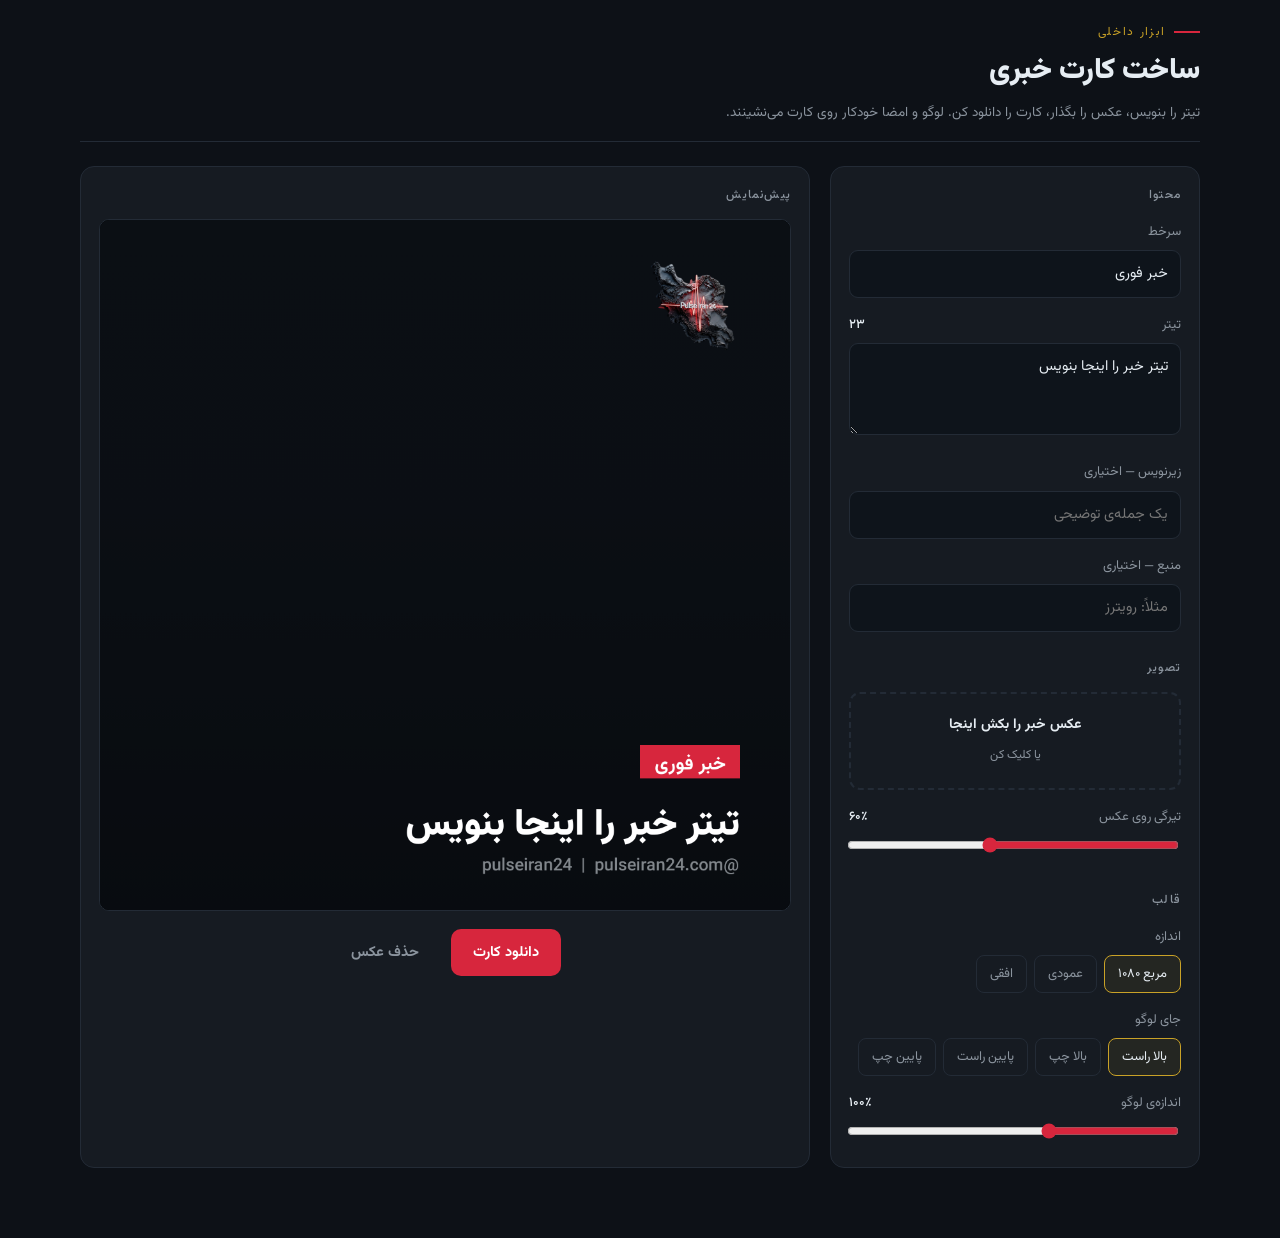
<file: card.html>
<!DOCTYPE html>
<html lang="fa" dir="rtl">
<head>
<meta charset="utf-8">
<meta name="viewport" content="width=device-width, initial-scale=1">
<title>ساخت کارت خبری — پالس ایران ۲۴</title>
<link rel="icon" href="/favicon.ico">
<link rel="stylesheet" href="/assets/fonts/vazirmatn.css">
<style>
:root{--ink:#0D1117;--panel:#161B22;--line:#232B36;--red:#D7263D;--gold:#C9A227;--text:#E6EDF3;--muted:#8B949E}
*{box-sizing:border-box}
html,body{margin:0;padding:0}
body{background:var(--ink);color:var(--text);font-family:Vazirmatn,-apple-system,"Segoe UI",Tahoma,sans-serif;
 line-height:1.7;padding:22px 14px 70px}
.wrap{max-width:1120px;margin:0 auto}
header{border-bottom:1px solid var(--line);padding-bottom:16px;margin-bottom:24px}
.eyebrow{font-size:12px;letter-spacing:.14em;color:var(--gold);display:flex;align-items:center;gap:8px;margin-bottom:5px}
.eyebrow::before{content:"";width:26px;height:2px;background:var(--red);display:block}
h1{font-size:clamp(21px,4vw,29px);font-weight:900;margin:0}
.sub{color:var(--muted);font-size:13.5px;margin:5px 0 0}

.grid{display:grid;grid-template-columns:1fr;gap:20px}
@media(min-width:900px){.grid{grid-template-columns:370px 1fr}}
.panel{background:var(--panel);border:1px solid var(--line);border-radius:14px;padding:18px}
.panel h2{font-size:12px;letter-spacing:.1em;color:var(--muted);margin:0 0 14px;font-weight:500}

label.lbl{display:flex;justify-content:space-between;font-size:13px;color:var(--muted);margin:16px 0 7px}
label.lbl b{color:var(--text);font-weight:500}
input[type=text],textarea,select{width:100%;background:#0E141B;border:1px solid var(--line);color:var(--text);
 border-radius:9px;padding:10px 12px;font-family:inherit;font-size:14.5px;line-height:1.8}
textarea{resize:vertical;min-height:92px}
input[type=range]{width:100%;accent-color:var(--red)}
.first{margin-top:0}

#drop{border:2px dashed var(--line);border-radius:11px;padding:20px 14px;text-align:center;cursor:pointer;
 transition:border-color .18s,background .18s;margin-top:6px}
#drop:hover,#drop.hot{border-color:var(--red);background:rgba(215,38,61,.06)}
#drop strong{display:block;font-size:14px;margin-bottom:3px}
#drop span{color:var(--muted);font-size:12px}
input[type=file]{display:none}

.chips{display:flex;gap:7px;flex-wrap:wrap}
.chip{background:transparent;border:1px solid var(--line);color:var(--muted);border-radius:8px;
 padding:8px 13px;font-family:inherit;font-size:13px;cursor:pointer;transition:.15s}
.chip:hover{color:var(--text)}
.chip[aria-pressed=true]{border-color:var(--gold);color:var(--text);background:rgba(201,162,39,.08)}

.stageWrap{display:flex;justify-content:center}
#stage{max-width:100%;border-radius:10px;border:1px solid var(--line);display:block;
 background:#000;height:auto}

.actions{display:flex;gap:10px;flex-wrap:wrap;margin-top:18px;justify-content:center}
button.act{font-family:inherit;font-size:14.5px;font-weight:700;border:0;border-radius:10px;padding:12px 22px;
 cursor:pointer;transition:filter .15s,transform .12s}
button.act:hover:not(:disabled){filter:brightness(1.12);transform:translateY(-1px)}
button.act:disabled{opacity:.4;cursor:not-allowed}
.primary{background:var(--red);color:#fff}
.ghost{background:transparent;color:var(--muted);border:1px solid var(--line)}
.warn{font-size:12.5px;color:var(--gold);margin-top:12px;display:none}
button:focus-visible,input:focus-visible,textarea:focus-visible,select:focus-visible,#drop:focus-visible{
 outline:2px solid var(--gold);outline-offset:3px}
@media(prefers-reduced-motion:reduce){*{transition:none!important}}
</style>
</head>
<body>
<div class="wrap">

<header>
  <div class="eyebrow">ابزار داخلی</div>
  <h1>ساخت کارت خبری</h1>
  <p class="sub">تیتر را بنویس، عکس را بگذار، کارت را دانلود کن. لوگو و امضا خودکار روی کارت می‌نشینند.</p>
</header>

<div class="grid">

  <div class="panel">
    <h2>محتوا</h2>

    <label class="lbl first">سرخط <b id="kickerC"></b></label>
    <input type="text" id="kicker" value="خبر فوری" maxlength="28">

    <label class="lbl">تیتر <b id="titleC">۰</b></label>
    <textarea id="title" maxlength="150">تیتر خبر را اینجا بنویس</textarea>

    <label class="lbl">زیرنویس — اختیاری</label>
    <input type="text" id="dek" maxlength="90" placeholder="یک جمله‌ی توضیحی">

    <label class="lbl">منبع — اختیاری</label>
    <input type="text" id="src" maxlength="40" placeholder="مثلاً: رویترز">

    <h2 style="margin-top:26px">تصویر</h2>
    <div id="drop" tabindex="0" role="button">
      <strong>عکس خبر را بکش اینجا</strong>
      <span>یا کلیک کن</span>
    </div>
    <input type="file" id="file" accept="image/*">

    <label class="lbl">تیرگی روی عکس <b id="dimC">۶۰٪</b></label>
    <input type="range" id="dim" min="20" max="90" value="60">

    <h2 style="margin-top:26px">قالب</h2>
    <label class="lbl first">اندازه</label>
    <div class="chips" id="sizes">
      <button class="chip" data-w="1080" data-h="1080" aria-pressed="true">مربع ۱۰۸۰</button>
      <button class="chip" data-w="1080" data-h="1350" aria-pressed="false">عمودی</button>
      <button class="chip" data-w="1920" data-h="1080" aria-pressed="false">افقی</button>
    </div>

    <label class="lbl">جای لوگو</label>
    <div class="chips" id="corners">
      <button class="chip" data-c="tr" aria-pressed="true">بالا راست</button>
      <button class="chip" data-c="tl" aria-pressed="false">بالا چپ</button>
      <button class="chip" data-c="br" aria-pressed="false">پایین راست</button>
      <button class="chip" data-c="bl" aria-pressed="false">پایین چپ</button>
    </div>

    <label class="lbl">اندازه‌ی لوگو <b id="lsC">۱۰۰٪</b></label>
    <input type="range" id="ls" min="50" max="180" value="100">

    <div class="warn" id="warn">لوگو پیدا نشد. این ابزار باید از روی سایت باز شود تا لوگو را از <b>/logo.png</b> بردارد.</div>
  </div>

  <div class="panel">
    <h2>پیش‌نمایش</h2>
    <div class="stageWrap"><canvas id="stage" width="1080" height="1080"></canvas></div>
    <div class="actions">
      <button class="act primary" id="dl">دانلود کارت</button>
      <button class="act ghost" id="clear">حذف عکس</button>
    </div>
  </div>
</div>
</div>

<script>
(function(){
  var cv=document.getElementById('stage'),ctx=cv.getContext('2d');
  var W=1080,H=1080,photo=null,logo=null,corner='tr';
  var $=function(id){return document.getElementById(id)};

  function fa(n){return String(n).replace(/[0-9]/g,function(d){return '۰۱۲۳۴۵۶۷۸۹'[d]})}

  // logo comes from the site root, no upload needed
  var li=new Image(); li.crossOrigin='anonymous';
  li.onload=function(){logo=li;draw()};
  li.onerror=function(){$('warn').style.display='block'};
  li.src='/logo.png';

  function wrap(text,maxW){
    var words=text.split(/\s+/),lines=[],cur='';
    for(var i=0;i<words.length;i++){
      var t=cur?cur+' '+words[i]:words[i];
      if(ctx.measureText(t).width>maxW&&cur){lines.push(cur);cur=words[i];}
      else cur=t;
    }
    if(cur)lines.push(cur);
    return lines;
  }

  function draw(){
    var k=W/1080, M=Math.round(78*k);
    cv.width=W;cv.height=H;
    ctx.direction='rtl';ctx.textAlign='right';

    // background
    ctx.fillStyle='#0D1117';ctx.fillRect(0,0,W,H);
    if(photo){
      var s=Math.max(W/photo.width,H/photo.height);
      var w=photo.width*s,h=photo.height*s;
      ctx.drawImage(photo,(W-w)/2,(H-h)/2,w,h);
    }
    // scrim so text always reads
    var d=$('dim').value/100;
    var g=ctx.createLinearGradient(0,0,0,H);
    g.addColorStop(0,'rgba(8,11,15,'+(d*0.55)+')');
    g.addColorStop(0.42,'rgba(8,11,15,'+(d*0.62)+')');
    g.addColorStop(1,'rgba(8,11,15,'+Math.min(d+0.28,0.97)+')');
    ctx.fillStyle=g;ctx.fillRect(0,0,W,H);

    var sig=Math.round(40*k);                 // signature strip height
    var y=H-M-sig;                            // text baseline stack grows upward

    // source
    var src=$('src').value.trim();
    if(src){
      ctx.font='500 '+Math.round(28*k)+'px Vazirmatn, sans-serif';
      ctx.fillStyle='rgba(230,237,243,.62)';
      ctx.fillText('منبع: '+src,W-M,y);
      y-=Math.round(48*k);
    }
    // dek
    var dek=$('dek').value.trim();
    if(dek){
      ctx.font='400 '+Math.round(34*k)+'px Vazirmatn, sans-serif';
      ctx.fillStyle='rgba(230,237,243,.82)';
      var dl=wrap(dek,W-M*2);
      for(var i=dl.length-1;i>=0;i--){ctx.fillText(dl[i],W-M,y);y-=Math.round(52*k);}
      y-=Math.round(10*k);
    }
    // headline
    var fs=Math.round((H>W?64:58)*k);
    ctx.font='900 '+fs+'px Vazirmatn, sans-serif';
    ctx.fillStyle='#fff';
    var lines=wrap($('title').value.trim(),W-M*2);
    var lh=Math.round(fs*1.52);
    for(var j=lines.length-1;j>=0;j--){ctx.fillText(lines[j],W-M,y);y-=lh;}

    // kicker with red bar
    var kick=$('kicker').value.trim();
    if(kick){
      y-=Math.round(14*k);
      ctx.font='700 '+Math.round(30*k)+'px Vazirmatn, sans-serif';
      var tw=ctx.measureText(kick).width;
      var bh=Math.round(52*k),bw=tw+Math.round(46*k);
      ctx.fillStyle='#D7263D';
      ctx.fillRect(W-M-bw,y-bh+Math.round(14*k),bw,bh);
      ctx.fillStyle='#fff';
      ctx.fillText(kick,W-M-Math.round(23*k),y);
    }

    // signature
    ctx.font='500 '+Math.round(27*k)+'px Vazirmatn, sans-serif';
    ctx.fillStyle='rgba(230,237,243,.55)';
    ctx.fillText('@pulseiran24  |  pulseiran24.com',W-M,H-M+Math.round(16*k));

    // logo
    if(logo){
      var lw=Math.round(150*k*($('ls').value/100));
      var lh2=lw*logo.height/logo.width;
      var x=(corner==='tr'||corner==='br')?W-M-lw:M;
      var ly=(corner==='tr'||corner==='tl')?M-Math.round(18*k):H-M-lh2-Math.round(56*k);
      ctx.drawImage(logo,x,ly,lw,lh2);
    }
  }

  function loadPhoto(f){
    if(!f||f.type.indexOf('image')!==0)return;
    var r=new FileReader();
    r.onload=function(e){var i=new Image();i.onload=function(){photo=i;draw()};i.src=e.target.result};
    r.readAsDataURL(f);
  }

  var drop=$('drop');
  drop.addEventListener('click',function(){$('file').click()});
  drop.addEventListener('keydown',function(e){if(e.key==='Enter'||e.key===' '){e.preventDefault();$('file').click()}});
  ['dragenter','dragover'].forEach(function(t){drop.addEventListener(t,function(e){e.preventDefault();this.classList.add('hot')})});
  ['dragleave','drop'].forEach(function(t){drop.addEventListener(t,function(e){e.preventDefault();this.classList.remove('hot')})});
  drop.addEventListener('drop',function(e){loadPhoto(e.dataTransfer.files[0])});
  $('file').addEventListener('change',function(e){loadPhoto(e.target.files[0])});

  ['kicker','title','dek','src'].forEach(function(id){$(id).addEventListener('input',draw)});
  $('title').addEventListener('input',function(){$('titleC').textContent=fa(this.value.length)});
  $('dim').addEventListener('input',function(){$('dimC').textContent=fa(this.value)+'٪';draw()});
  $('ls').addEventListener('input',function(){$('lsC').textContent=fa(this.value)+'٪';draw()});

  $('sizes').addEventListener('click',function(e){
    var b=e.target.closest('.chip');if(!b)return;
    this.querySelectorAll('.chip').forEach(function(c){c.setAttribute('aria-pressed','false')});
    b.setAttribute('aria-pressed','true');
    W=+b.dataset.w;H=+b.dataset.h;draw();
  });
  $('corners').addEventListener('click',function(e){
    var b=e.target.closest('.chip');if(!b)return;
    this.querySelectorAll('.chip').forEach(function(c){c.setAttribute('aria-pressed','false')});
    b.setAttribute('aria-pressed','true');
    corner=b.dataset.c;draw();
  });

  $('clear').addEventListener('click',function(){photo=null;draw()});
  $('dl').addEventListener('click',function(){
    var a=document.createElement('a');
    a.download='pulseiran24-card-'+Date.now()+'.png';
    try{a.href=cv.toDataURL('image/png');a.click();}
    catch(err){alert('برای دانلود، این صفحه را از روی سایت باز کن، نه از روی فایل محلی.');}
  });

  $('titleC').textContent=fa($('title').value.length);
  if(document.fonts&&document.fonts.ready){document.fonts.ready.then(draw)}
  draw();
})();
</script>
</body>
</html>
</file>
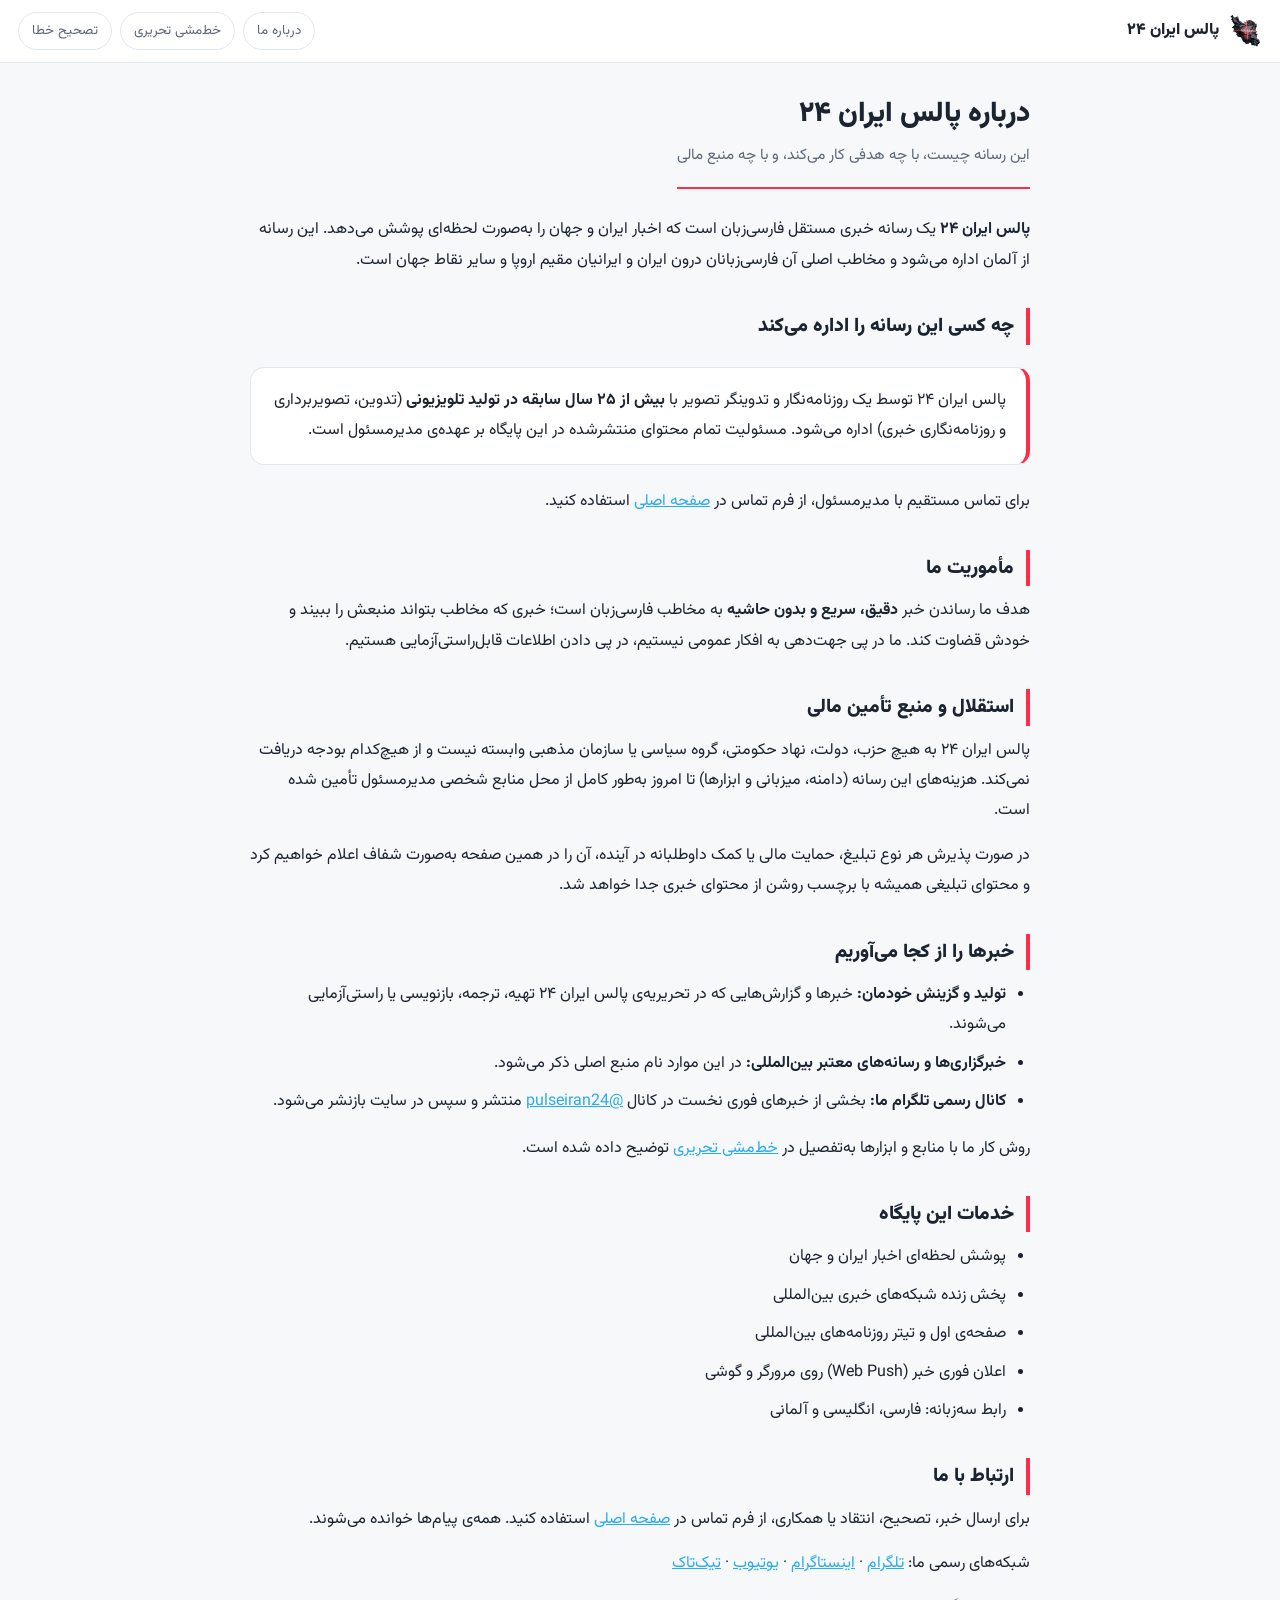
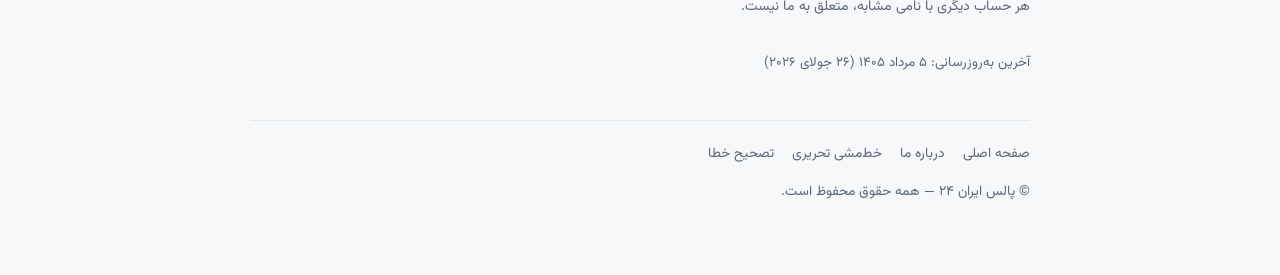
<file: darbare.html>
<!DOCTYPE html>
<html lang="fa" dir="rtl">
<head>
<meta charset="UTF-8">
<meta name="viewport" content="width=device-width, initial-scale=1">
<title>درباره ما — پالس ایران ۲۴</title>
<meta name="description" content="پالس ایران ۲۴ چه رسانه‌ای است، با چه هدفی کار می‌کند، و منبع تأمین مالی آن چیست.">
<link rel="canonical" href="https://pulseiran24.com/darbare.html">
<meta name="theme-color" content="#F7F8FA">
<meta property="og:type" content="website">
<meta property="og:site_name" content="پالس ایران ۲۴">
<meta property="og:title" content="درباره ما — پالس ایران ۲۴">
<meta property="og:description" content="پالس ایران ۲۴ چه رسانه‌ای است، با چه هدفی کار می‌کند، و منبع تأمین مالی آن چیست.">
<meta property="og:url" content="https://pulseiran24.com/darbare.html">
<meta property="og:locale" content="fa_IR">
<link rel="stylesheet" href="/assets/fonts/vazirmatn.css">
<script>
(function(){
  var t = 'light';
  try { t = localStorage.getItem('pi24-theme') || 'light'; } catch(e){}
  document.documentElement.setAttribute('data-theme', t);
  var m = document.querySelector('meta[name="theme-color"]');
  if (m) m.setAttribute('content', t === 'light' ? '#F7F8FA' : '#0D1117');
})();
</script>
<style>
  :root{--bg:#F7F8FA;--surface:#FFFFFF;--surface2:#F1F3F7;--line:#E3E7EE;--text:#1B2430;--dim:#5C6878;--pulse:#FF2D4A;--tg:#2AABEE}
  html[data-theme="dark"]{--bg:#0D1117;--surface:#161C26;--surface2:#1c2532;--line:#2A3442;--text:#E9EDF2;--dim:#8B96A5}
  *{box-sizing:border-box;margin:0;padding:0}
  body{background:var(--bg);color:var(--text);font-family:'Vazirmatn',Tahoma,system-ui,sans-serif;line-height:1.9;font-size:1rem}
  .topbar{background:var(--surface);border-bottom:1px solid var(--line);padding:12px 18px;display:flex;align-items:center;gap:12px;flex-wrap:wrap;position:sticky;top:0;z-index:10}
  .topbar a.home{display:flex;align-items:center;gap:9px;text-decoration:none;color:var(--text);font-weight:900}
  .topbar img{height:34px;width:auto;border-radius:7px}
  .topbar .sp{margin-inline-start:auto;display:flex;gap:8px;flex-wrap:wrap}
  .topbar .sp a{font-size:.84rem;color:var(--dim);text-decoration:none;border:1px solid var(--line);border-radius:999px;padding:5px 13px;transition:.15s}
  .topbar .sp a:hover{border-color:var(--pulse);color:var(--pulse)}
  .wrap{max-width:820px;margin:0 auto;padding:30px 20px 70px}
  h1{font-size:1.75rem;font-weight:900;line-height:1.5;margin-bottom:6px}
  .lead{color:var(--dim);font-size:.95rem;margin-bottom:26px;padding-bottom:18px;border-bottom:2px solid var(--pulse);display:inline-block}
  h2{font-size:1.2rem;font-weight:800;margin:32px 0 10px;padding-inline-start:12px;border-inline-start:4px solid var(--pulse)}
  h3{font-size:1.02rem;font-weight:700;margin:22px 0 6px;color:var(--text)}
  p{margin-bottom:14px}
  ul,ol{margin:0 0 16px;padding-inline-start:24px}
  li{margin-bottom:8px}
  a{color:var(--tg)}
  .box{background:var(--surface);border:1px solid var(--line);border-radius:14px;padding:18px 20px;margin:22px 0}
  .box.accent{border-inline-start:4px solid var(--pulse)}
  .muted{color:var(--dim);font-size:.88rem}
  .todo{background:rgba(255,45,74,.08);border:1px dashed var(--pulse);border-radius:10px;padding:12px 15px;color:var(--text);font-size:.9rem;margin:14px 0}
  table{width:100%;border-collapse:collapse;margin:16px 0;font-size:.92rem}
  th,td{border:1px solid var(--line);padding:9px 12px;text-align:start}
  th{background:var(--surface2);font-weight:700}
  footer{border-top:1px solid var(--line);margin-top:44px;padding-top:20px;color:var(--dim);font-size:.86rem}
  footer a{color:var(--dim);text-decoration:none;margin-inline-end:14px}
  footer a:hover{color:var(--pulse)}
  .updated{font-size:.84rem;color:var(--dim);margin-top:30px}
</style>
</head>
<body>
<div class="topbar">
  <a class="home" href="/"><img src="/logo.png" alt="پالس ایران ۲۴"><span>پالس ایران ۲۴</span></a>
  <span class="sp">
    <a href="/darbare.html">درباره ما</a>
    <a href="/khatte-mashy.html">خط‌مشی تحریری</a>
    <a href="/tashih.html">تصحیح خطا</a>
  </span>
</div>
<div class="wrap">
  <h1>درباره پالس ایران ۲۴</h1>
  <div class="lead">این رسانه چیست، با چه هدفی کار می‌کند، و با چه منبع مالی</div>

  <p><strong>پالس ایران ۲۴</strong> یک رسانه خبری مستقل فارسی‌زبان است که اخبار ایران و جهان را به‌صورت لحظه‌ای پوشش می‌دهد. این رسانه از آلمان اداره می‌شود و مخاطب اصلی آن فارسی‌زبانان درون ایران و ایرانیان مقیم اروپا و سایر نقاط جهان است.</p>

  <h2>چه کسی این رسانه را اداره می‌کند</h2>
  <div class="box accent">
    <p style="margin-bottom:0">پالس ایران ۲۴ توسط یک روزنامه‌نگار و تدوینگر تصویر با <strong>بیش از ۲۵ سال سابقه در تولید تلویزیونی</strong> (تدوین، تصویربرداری و روزنامه‌نگاری خبری) اداره می‌شود. مسئولیت تمام محتوای منتشرشده در این پایگاه بر عهده‌ی مدیرمسئول است.</p>
  </div>
  <p>برای تماس مستقیم با مدیرمسئول، از فرم تماس در <a href="/#contact">صفحه اصلی</a> استفاده کنید.</p>

  <h2>مأموریت ما</h2>
  <p>هدف ما رساندن خبر <strong>دقیق، سریع و بدون حاشیه</strong> به مخاطب فارسی‌زبان است؛ خبری که مخاطب بتواند منبعش را ببیند و خودش قضاوت کند. ما در پی جهت‌دهی به افکار عمومی نیستیم، در پی دادن اطلاعات قابل‌راستی‌آزمایی هستیم.</p>

  <h2>استقلال و منبع تأمین مالی</h2>
  <p>پالس ایران ۲۴ به هیچ حزب، دولت، نهاد حکومتی، گروه سیاسی یا سازمان مذهبی وابسته نیست و از هیچ‌کدام بودجه دریافت نمی‌کند. هزینه‌های این رسانه (دامنه، میزبانی و ابزارها) تا امروز به‌طور کامل از محل منابع شخصی مدیرمسئول تأمین شده است.</p>
  <p>در صورت پذیرش هر نوع تبلیغ، حمایت مالی یا کمک داوطلبانه در آینده، آن را در همین صفحه به‌صورت شفاف اعلام خواهیم کرد و محتوای تبلیغی همیشه با برچسب روشن از محتوای خبری جدا خواهد شد.</p>

  <h2>خبرها را از کجا می‌آوریم</h2>
  <ul>
    <li><strong>تولید و گزینش خودمان:</strong> خبرها و گزارش‌هایی که در تحریریه‌ی پالس ایران ۲۴ تهیه، ترجمه، بازنویسی یا راستی‌آزمایی می‌شوند.</li>
    <li><strong>خبرگزاری‌ها و رسانه‌های معتبر بین‌المللی:</strong> در این موارد نام منبع اصلی ذکر می‌شود.</li>
    <li><strong>کانال رسمی تلگرام ما:</strong> بخشی از خبرهای فوری نخست در کانال <a href="https://t.me/pulseiran24" target="_blank" rel="noopener">@pulseiran24</a> منتشر و سپس در سایت بازنشر می‌شود.</li>
  </ul>
  <p>روش کار ما با منابع و ابزارها به‌تفصیل در <a href="/khatte-mashy.html">خط‌مشی تحریری</a> توضیح داده شده است.</p>

  <h2>خدمات این پایگاه</h2>
  <ul>
    <li>پوشش لحظه‌ای اخبار ایران و جهان</li>
    <li>پخش زنده شبکه‌های خبری بین‌المللی</li>
    <li>صفحه‌ی اول و تیتر روزنامه‌های بین‌المللی</li>
    <li>اعلان فوری خبر (Web Push) روی مرورگر و گوشی</li>
    <li>رابط سه‌زبانه: فارسی، انگلیسی و آلمانی</li>
  </ul>

  <h2>ارتباط با ما</h2>
  <p>برای ارسال خبر، تصحیح، انتقاد یا همکاری، از فرم تماس در <a href="/#contact">صفحه اصلی</a> استفاده کنید. همه‌ی پیام‌ها خوانده می‌شوند.</p>
  <p>شبکه‌های رسمی ما: <a href="https://t.me/pulseiran24" target="_blank" rel="noopener">تلگرام</a> ·
     <a href="https://instagram.com/pulseiran24" target="_blank" rel="noopener">اینستاگرام</a> ·
     <a href="https://youtube.com/@pulseiran24" target="_blank" rel="noopener">یوتیوب</a> ·
     <a href="https://tiktok.com/@pulseiran24" target="_blank" rel="noopener">تیک‌تاک</a></p>
  <p class="muted">هر حساب دیگری با نامی مشابه، متعلق به ما نیست.</p>

  <div class="updated">آخرین به‌روزرسانی: ۵ مرداد ۱۴۰۵ (۲۶ جولای ۲۰۲۶)</div>

  <footer>
    <a href="/">صفحه اصلی</a>
    <a href="/darbare.html">درباره ما</a>
    <a href="/khatte-mashy.html">خط‌مشی تحریری</a>
    <a href="/tashih.html">تصحیح خطا</a>
    <div style="margin-top:12px">© پالس ایران ۲۴ — همه حقوق محفوظ است.</div>
  </footer>
</div>
</body>
</html>
</file>
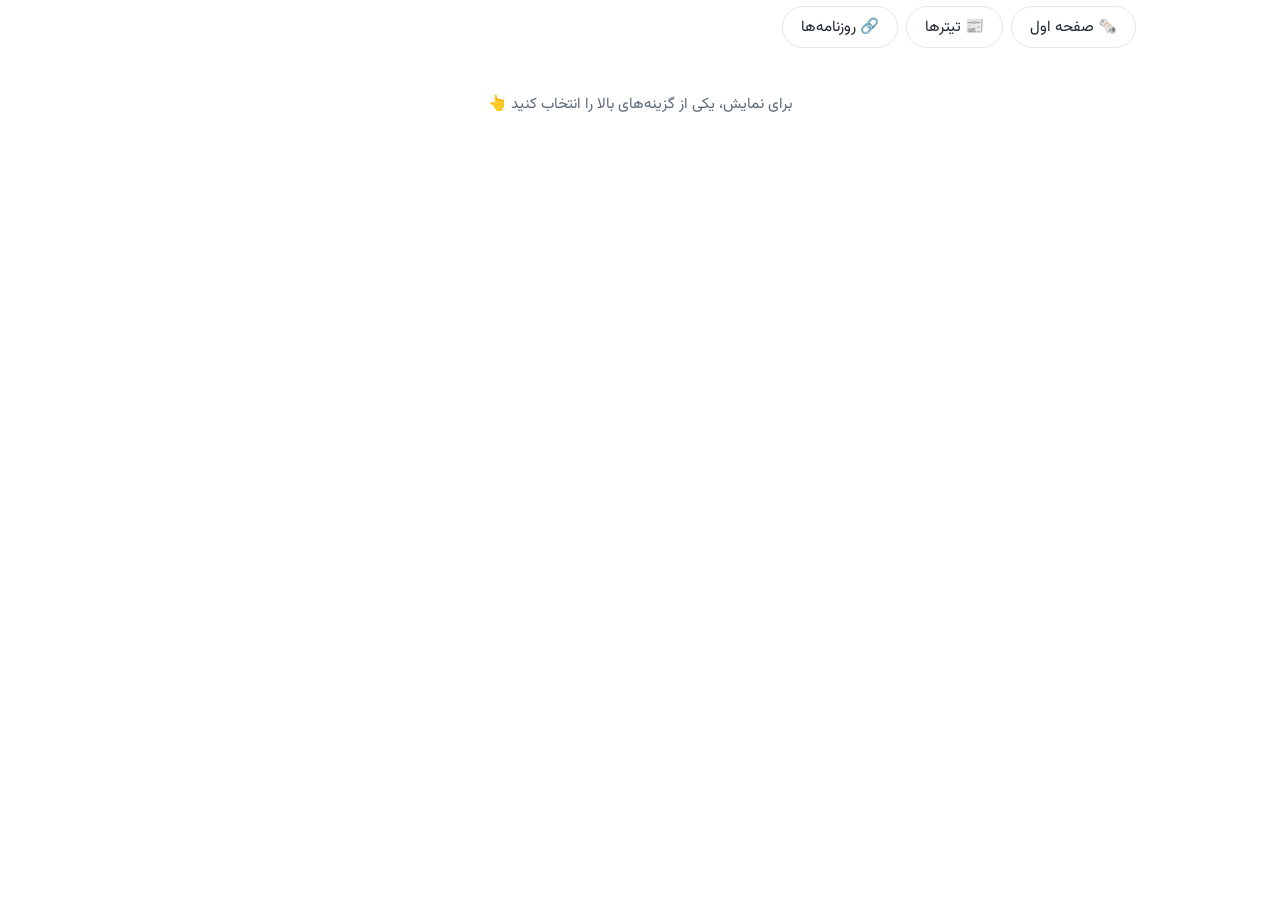
<file: jarayed.html>
<!DOCTYPE html>
<html lang="fa" dir="rtl">
<head>
<meta charset="UTF-8">
<meta name="viewport" content="width=device-width, initial-scale=1">
<title>جراید بین‌المللی — پالس ایران ۲۴</title>
<link rel="stylesheet" href="/assets/fonts/vazirmatn.css">
<style>
  :root{--bg:#0D1117;--surface:#161C26;--surface2:#1c2532;--line:#2A3442;--text:#E9EDF2;--dim:#8B96A5;--pulse:#FF2D4A;--tg:#2AABEE;--flagbg:rgba(13,17,23,.85);--covshadow:rgba(0,0,0,.4)}
  html[data-theme="light"]{--surface:#FFFFFF;--surface2:#F1F3F7;--line:#E3E7EE;--text:#1B2430;--dim:#5C6878;--flagbg:rgba(27,36,48,.82);--covshadow:rgba(0,0,0,.12)}
  *{box-sizing:border-box;margin:0;padding:0}
  body{background:transparent;color:var(--text);font-family:'Vazirmatn',Tahoma,sans-serif;line-height:1.7}
  .wrap{max-width:1000px;margin:0 auto;padding:6px 4px 20px}
  .tabs{display:flex;gap:8px;margin:0 0 18px;flex-wrap:wrap}
  .tab{background:var(--surface);color:var(--text);border:1px solid var(--line);border-radius:999px;padding:8px 18px;font-family:inherit;font-size:.95rem;cursor:pointer;transition:.15s;white-space:nowrap}
  .tab:hover{border-color:var(--pulse)}
  .tab.active{background:var(--pulse);color:#fff;border-color:var(--pulse)}
  .panel{display:none}
  .panel.active{display:block}
  .state{text-align:center;color:var(--dim);padding:40px 12px;font-size:.98rem}
  /* covers */
  .covers{display:grid;grid-template-columns:repeat(auto-fill,minmax(150px,1fr));gap:16px}
  .cover{background:var(--surface);border:1px solid var(--line);border-radius:14px;overflow:hidden;text-decoration:none;color:var(--text);display:flex;flex-direction:column;transition:.18s}
  .cover:hover{transform:translateY(-3px);border-color:var(--pulse);box-shadow:0 10px 28px var(--covshadow)}
  .cover .imgbox{position:relative;aspect-ratio:3/4;background:var(--surface2);overflow:hidden}
  .cover img{width:100%;height:100%;object-fit:cover;object-position:top;display:block}
  .cover .meta{padding:9px 11px}
  .cover .nm{font-size:.86rem;font-weight:700;line-height:1.4;overflow:hidden;text-overflow:ellipsis;white-space:nowrap}
  .cover .co{font-size:.72rem;color:var(--dim);margin-top:2px}
  .cover .flag{position:absolute;top:8px;right:8px;background:var(--flagbg);color:#fff;font-size:.68rem;padding:3px 8px;border-radius:999px}
  /* headlines */
  .hl-src{margin:0 0 8px;font-weight:800;color:var(--pulse);font-size:1rem;display:flex;align-items:center;gap:8px}
  .hl-src::before{content:"";width:8px;height:8px;border-radius:50%;background:var(--pulse)}
  .hl-group{margin-bottom:22px}
  .hl-item{display:block;text-decoration:none;color:var(--text);background:var(--surface);border:1px solid var(--line);border-radius:11px;padding:11px 14px;margin-bottom:8px;font-size:.95rem;transition:.15s}
  .hl-item:hover{border-color:var(--tg);background:var(--surface2)}
  /* directory */
  .dir{display:grid;grid-template-columns:repeat(auto-fill,minmax(190px,1fr));gap:12px}
  .dir a{display:flex;align-items:center;gap:11px;text-decoration:none;color:var(--text);background:var(--surface);border:1px solid var(--line);border-radius:12px;padding:13px 15px;transition:.15s}
  .dir a:hover{border-color:var(--pulse);background:var(--surface2)}
  .dir .ic{flex:0 0 34px;height:34px;border-radius:9px;background:linear-gradient(135deg,var(--pulse),#c81e38);display:flex;align-items:center;justify-content:center;font-weight:900;font-size:.95rem;color:#fff}
  .dir .tx b{display:block;font-size:.95rem}
  .dir .tx span{font-size:.76rem;color:var(--dim)}
  .note{color:var(--dim);font-size:.8rem;text-align:center;margin-top:18px}
  .pick{text-align:center;color:var(--dim);padding:26px 12px;font-size:.95rem}
  .closehint{text-align:center;color:var(--dim);font-size:.8rem;margin:0 0 14px}
  .more-wrap{text-align:center;margin-top:18px}
  .more-btn{background:var(--surface);color:var(--text);border:1px solid var(--line);border-radius:999px;padding:10px 24px;font-family:inherit;font-size:.92rem;cursor:pointer;transition:.15s}
  .more-btn:hover{border-color:var(--pulse);background:var(--surface2)}
</style>
</head>
<body>
<div class="wrap">
  <div class="tabs">
    <button class="tab" data-t="covers">🗞️ صفحه اول</button>
    <button class="tab" data-t="news">📰 تیترها</button>
    <button class="tab" data-t="dir">🔗 روزنامه‌ها</button>
  </div>

  <div class="pick" id="pick">برای نمایش، یکی از گزینه‌های بالا را انتخاب کنید 👆</div>
  <div class="closehint" id="closehint" style="display:none">برای بستن، دوباره روی همان گزینه بزنید ✕</div>

  <div class="panel" id="p-covers">
    <div class="state" id="covers-state">در حال دریافت صفحه اول روزنامه‌ها…</div>
    <div class="covers" id="covers"></div>
    <div id="covers-more"></div>
  </div>

  <div class="panel" id="p-news">
    <div class="state" id="news-state">در حال دریافت تیترها…</div>
    <div id="news"></div>
  </div>

  <div class="panel" id="p-dir">
    <div class="dir" id="dir"></div>
    <div class="note">با کلیک روی هر مورد، سایت رسمی روزنامه در تب جدید باز می‌شود.</div>
  </div>
</div>

<script>
(function(){
  var t='light'; try{ t=localStorage.getItem('pi24-theme')||'light'; }catch(e){}
  document.documentElement.setAttribute('data-theme', t);
  window.addEventListener('message', function(e){
    if(e.data && e.data.type==='pi24-theme'){ document.documentElement.setAttribute('data-theme', e.data.theme); }
    if(e.data && e.data.type==='pi24-lang'){ applyJLang(e.data.lang); }
  });
})();
var JL = 'fa';
var JI18N = {
  fa: { dir:'rtl', covers:'🗞️ صفحه اول', news:'📰 تیترها', dir_tab:'🔗 روزنامه‌ها', pick:'برای نمایش، یکی از گزینه‌های بالا را انتخاب کنید 👆', closehint:'برای بستن، دوباره روی همان گزینه بزنید ✕', note:'با کلیک روی هر مورد، سایت رسمی روزنامه در تب جدید باز می‌شود.', loadingCovers:'در حال دریافت صفحه اول روزنامه‌ها…', loadingNews:'در حال دریافت تیترها…', more:'نمایش روزنامه‌های بیشتر', unavail:'فعلاً در دسترس نیست، بعداً دوباره امتحان کنید.', neterr:'خطا در دریافت. اتصال را بررسی کنید.' },
  en: { dir:'ltr', covers:'🗞️ Front Pages', news:'📰 Headlines', dir_tab:'🔗 Newspapers', pick:'Pick one of the options above to view 👆', closehint:'Click the same option again to close ✕', note:'Clicking any item opens the newspaper\u2019s official site in a new tab.', loadingCovers:'Loading front pages…', loadingNews:'Loading headlines…', more:'Show more newspapers', unavail:'Not available right now — please try again later.', neterr:'Loading failed. Please check your connection.' },
  de: { dir:'ltr', covers:'🗞️ Titelseiten', news:'📰 Schlagzeilen', dir_tab:'🔗 Zeitungen', pick:'Wählen Sie oben eine Option aus 👆', closehint:'Zum Schließen erneut auf dieselbe Option klicken ✕', note:'Ein Klick öffnet die offizielle Website der Zeitung in einem neuen Tab.', loadingCovers:'Titelseiten werden geladen…', loadingNews:'Schlagzeilen werden geladen…', more:'Weitere Zeitungen anzeigen', unavail:'Derzeit nicht verfügbar — bitte später erneut versuchen.', neterr:'Laden fehlgeschlagen. Bitte Verbindung prüfen.' }
};
/* نام کشورها از ورکر و فهرست روزنامه‌ها فارسی است؛ برای en/de اینجا جایگزین می‌شود */
var JCOUNTRY = {
  'آمریکا':{en:'USA',de:'USA'}, 'بریتانیا':{en:'UK',de:'Großbritannien'}, 'فرانسه':{en:'France',de:'Frankreich'},
  'آلمان':{en:'Germany',de:'Deutschland'}, 'اسپانیا':{en:'Spain',de:'Spanien'}, 'ایتالیا':{en:'Italy',de:'Italien'},
  'اسرائیل':{en:'Israel',de:'Israel'}, 'ترکیه':{en:'Turkey',de:'Türkei'}, 'قطر':{en:'Qatar',de:'Katar'},
  'بین‌المللی':{en:'International',de:'International'}
};
function jCountry(c){ return (JL !== 'fa' && JCOUNTRY[c] && JCOUNTRY[c][JL]) || c; }
/* پیام وضعیت با کلیدش ذخیره می‌شود تا با تغییر زبان درست عوض شود */
function jState(id, key){ var s = document.getElementById(id); if(!s) return; s.dataset.msg = key; s.textContent = (JI18N[JL]||JI18N.fa)[key]; }
function applyJLang(lang){
  if(!JI18N[lang]) lang = 'fa';
  JL = lang;
  var L = JI18N[lang];
  document.documentElement.setAttribute('lang', lang);
  document.documentElement.setAttribute('dir', L.dir);
  var tabs = document.querySelectorAll('.tab');
  if(tabs[0]) tabs[0].textContent = L.covers;
  if(tabs[1]) tabs[1].textContent = L.news;
  if(tabs[2]) tabs[2].textContent = L.dir_tab;
  var pk = document.getElementById('pick'); if(pk) pk.textContent = L.pick;
  var ch = document.getElementById('closehint'); if(ch) ch.textContent = L.closehint;
  var nt = document.querySelector('.note'); if(nt) nt.textContent = L.note;
  var cs = document.getElementById('covers-state'); if(cs && cs.style.display !== 'none') cs.textContent = L[cs.dataset.msg || 'loadingCovers'];
  var ns = document.getElementById('news-state'); if(ns && ns.style.display !== 'none') ns.textContent = L[ns.dataset.msg || 'loadingNews'];
  document.querySelectorAll('[data-c]').forEach(function(x){ x.textContent = jCountry(x.dataset.c); });
  var mb = document.querySelector('.more-btn'); if(mb){ var m = mb.textContent.match(/\((\d+)\)/); mb.textContent = L.more + (m ? ' (' + m[1] + ')' : ''); }
}
</script>
<script>
/* لیست دایرکتوری روزنامه‌ها (لینک مستقیم به سایت رسمی) */
const DIRECTORY = [
  { n:"The Guardian",    u:"https://www.theguardian.com/international", c:"بریتانیا" },
  { n:"BBC News",        u:"https://www.bbc.com/news",                 c:"بریتانیا" },
  { n:"The New York Times", u:"https://www.nytimes.com",              c:"آمریکا" },
  { n:"The Washington Post", u:"https://www.washingtonpost.com",      c:"آمریکا" },
  { n:"Reuters",         u:"https://www.reuters.com",                 c:"بین‌المللی" },
  { n:"Associated Press",u:"https://apnews.com",                      c:"آمریکا" },
  { n:"Financial Times", u:"https://www.ft.com",                      c:"بریتانیا" },
  { n:"Al Jazeera",      u:"https://www.aljazeera.com",               c:"قطر" },
  { n:"Le Monde",        u:"https://www.lemonde.fr/en/",              c:"فرانسه" },
  { n:"France 24",       u:"https://www.france24.com/en/",            c:"فرانسه" },
  { n:"Deutsche Welle",  u:"https://www.dw.com/en/",                  c:"آلمان" },
  { n:"Der Spiegel",     u:"https://www.spiegel.de/international/",    c:"آلمان" },
  { n:"El País",         u:"https://english.elpais.com",              c:"اسپانیا" },
  { n:"The Times of Israel", u:"https://www.timesofisrael.com",       c:"اسرائیل" },
  { n:"The Independent", u:"https://www.independent.co.uk",           c:"بریتانیا" },
  { n:"Politico",        u:"https://www.politico.com",                c:"آمریکا" }
];

function el(id){ return document.getElementById(id); }
function esc(s){ return String(s==null?'':s).replace(/[<>&"]/g,function(c){return {'<':'&lt;','>':'&gt;','&':'&amp;','"':'&quot;'}[c];}); }

/* تب‌ها */
let loaded = { covers:false, news:false };
document.querySelectorAll('.tab').forEach(function(btn){
  btn.onclick = function(){
    const t = btn.dataset.t;
    const wasActive = btn.classList.contains('active');
    /* اول همه را ببند */
    document.querySelectorAll('.tab').forEach(b=>b.classList.remove('active'));
    document.querySelectorAll('.panel').forEach(p=>p.classList.remove('active'));
    if(wasActive){
      /* کلیک دوباره روی تب باز = بستن و بازگشت به حالت جمع‌وجور */
      if(el('closehint')) el('closehint').style.display='none';
      if(el('pick')) el('pick').style.display='';
      setTimeout(postHeight, 60);
      return;
    }
    btn.classList.add('active');
    if(el('pick')) el('pick').style.display='none';
    if(el('closehint')) el('closehint').style.display='';
    el('p-'+t).classList.add('active');
    if(t==='covers' && !loaded.covers){ loaded.covers=true; loadCovers(); }
    if(t==='news' && !loaded.news){ loaded.news=true; loadNews(); }
    setTimeout(postHeight, 60);
  };
});

/* صفحه اول */
const COVERS_FIRST = 8;
function renderCover(box, c){
  const a = document.createElement('a');
  a.className='cover'; a.href=c.link; a.target='_blank'; a.rel='noopener';
  a.innerHTML =
    '<div class="imgbox"><span class="flag" data-c="'+esc(c.country)+'">'+esc(jCountry(c.country))+'</span>'+
    '<img loading="lazy" src="'+esc(c.img)+'" alt="'+esc(c.name)+'" '+
    'onerror="this.closest(&quot;.cover&quot;).style.display=&quot;none&quot;"></div>'+
    '<div class="meta"><div class="nm">'+esc(c.name)+'</div></div>';
  box.appendChild(a);
}
function loadCovers(){
  fetch('/api/press-covers').then(r=>r.json()).then(function(j){
    if(!j.ok || !j.covers || !j.covers.length){ jState('covers-state','unavail'); return; }
    el('covers-state').style.display='none';
    const box = el('covers'); box.innerHTML='';
    const moreBox = el('covers-more'); moreBox.innerHTML='';
    const all = j.covers;
    all.slice(0, COVERS_FIRST).forEach(function(c){ renderCover(box, c); });
    if(all.length > COVERS_FIRST){
      const wrap = document.createElement('div'); wrap.className='more-wrap';
      const btn = document.createElement('button'); btn.className='more-btn';
      btn.textContent=(JI18N[JL]||JI18N.fa).more + ' (' + (all.length - COVERS_FIRST) + ')';
      btn.onclick = function(){
        all.slice(COVERS_FIRST).forEach(function(c){ renderCover(box, c); });
        moreBox.innerHTML='';
        setTimeout(postHeight, 80);
      };
      wrap.appendChild(btn); moreBox.appendChild(wrap);
    }
    setTimeout(postHeight, 80);
  }).catch(function(){ jState('covers-state','neterr'); });
}

/* تیترها */
function loadNews(){
  fetch('/api/press-news').then(r=>r.json()).then(function(j){
    if(!j.ok || !j.items || !j.items.length){ jState('news-state','unavail'); return; }
    el('news-state').style.display='none';
    const groups = {};
    j.items.forEach(function(it){ (groups[it.s]=groups[it.s]||[]).push(it); });
    const box = el('news'); box.innerHTML='';
    Object.keys(groups).forEach(function(src){
      const g = document.createElement('div'); g.className='hl-group';
      let html = '<div class="hl-src">'+esc(src)+'</div>';
      groups[src].forEach(function(it){
        html += '<a class="hl-item" href="'+esc(it.l)+'" target="_blank" rel="noopener">'+esc(it.t)+'</a>';
      });
      g.innerHTML = html; box.appendChild(g);
    });
  }).catch(function(){ jState('news-state','neterr'); });
}

/* دایرکتوری */
(function(){
  const box = el('dir');
  DIRECTORY.forEach(function(d){
    const a = document.createElement('a');
    a.href=d.u; a.target='_blank'; a.rel='noopener';
    a.innerHTML = '<span class="ic">'+esc(d.n.charAt(0))+'</span><span class="tx"><b>'+esc(d.n)+'</b><span data-c="'+esc(d.c)+'">'+esc(jCountry(d.c))+'</span></span>';
    box.appendChild(a);
  });
})();

/* گزارش ارتفاع به صفحه‌ی والد تا قاب خودکار قد بکشد (بدون اسکرول تودرتو) */
function postHeight(){
  try{
    if(window.parent!==window){
      window.parent.postMessage({ type:'jarayed-height', height: document.body.scrollHeight }, '*');
    }
  }catch(e){}
}
if(window.ResizeObserver){
  new ResizeObserver(function(){ postHeight(); }).observe(document.body);
}else{
  window.addEventListener('load', postHeight);
  setInterval(postHeight, 1500);
}

/* هیچ تبی از ابتدا لود نمی‌شود؛ فقط با کلیک باز و لود می‌شود */

/* اطلاع به صفحه‌ی والد (وقتی داخل iframe است) */
try{ if(window.parent!==window){ window.parent.postMessage('jarayed-ready','*'); postHeight(); } }catch(e){}
</script>
</body>
</html>
</file>
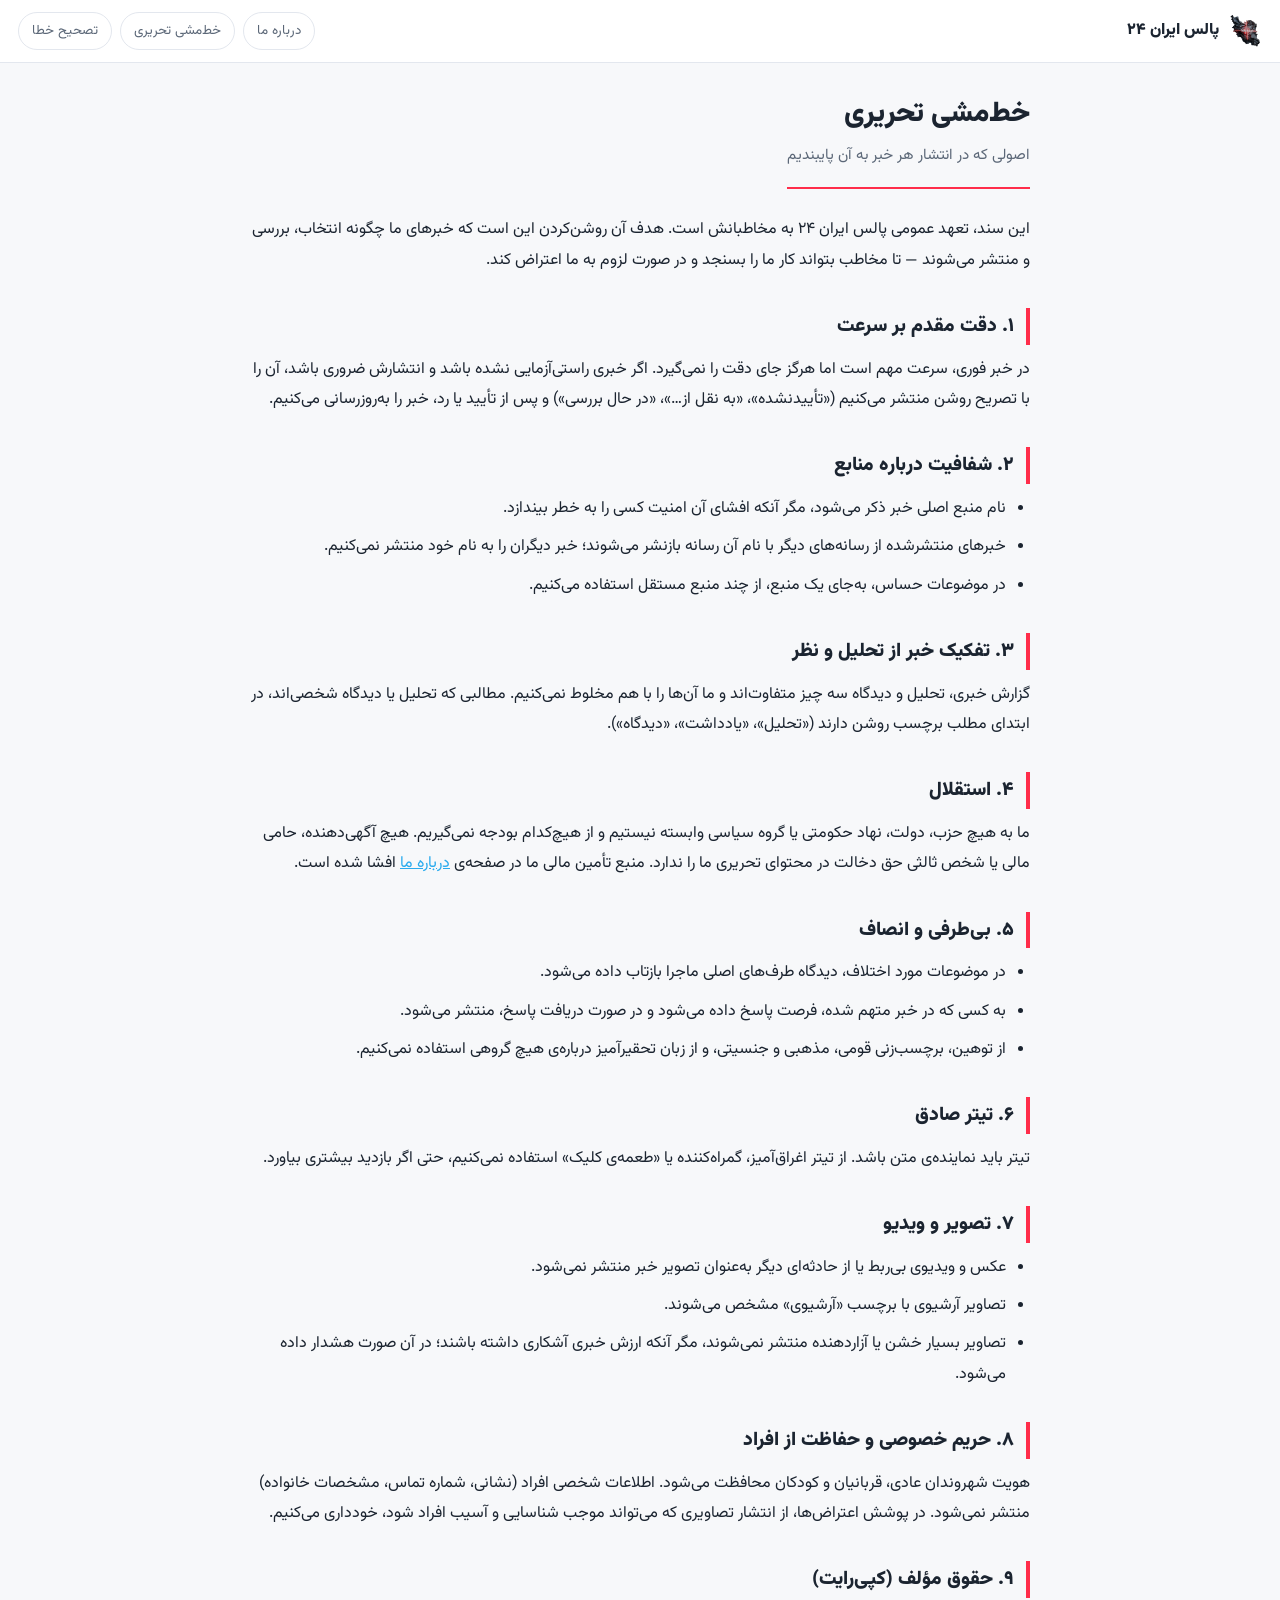
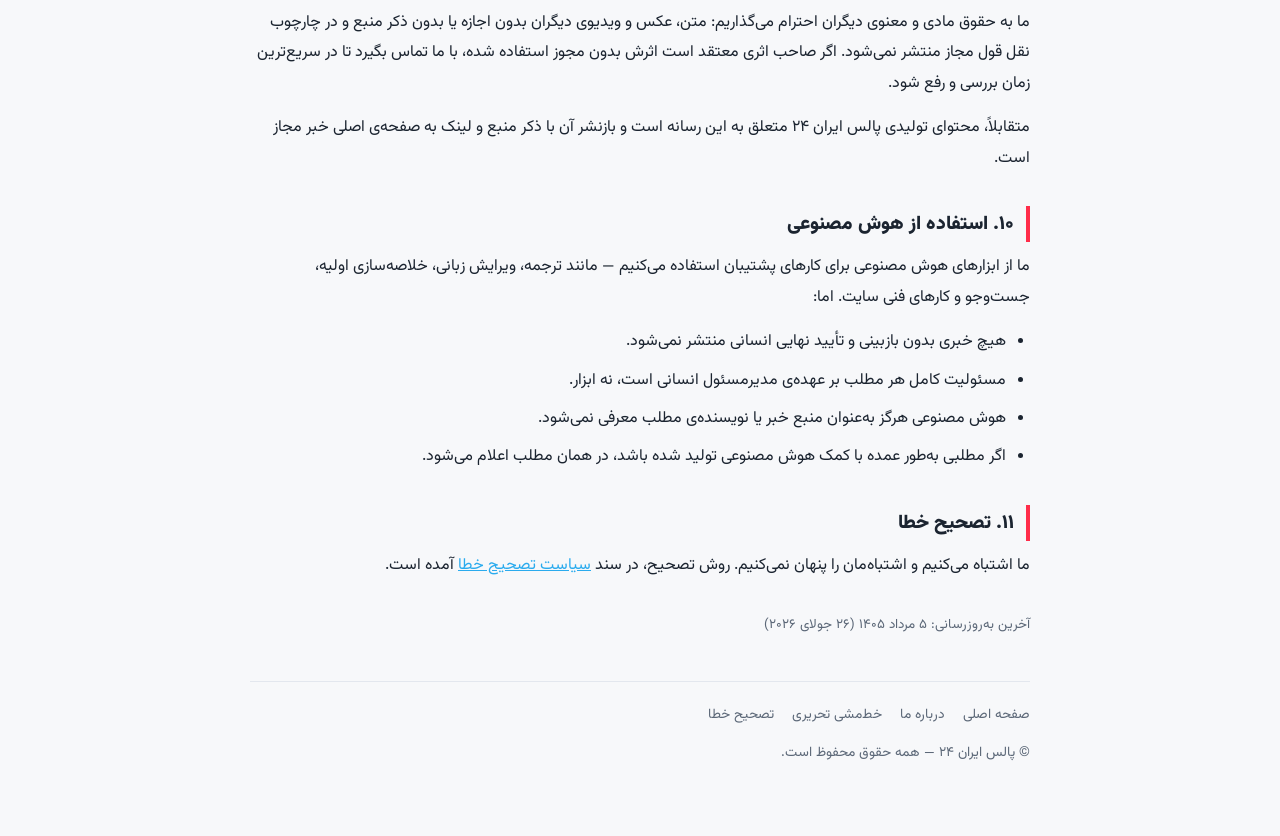
<file: khatte-mashy.html>
<!DOCTYPE html>
<html lang="fa" dir="rtl">
<head>
<meta charset="UTF-8">
<meta name="viewport" content="width=device-width, initial-scale=1">
<title>خط‌مشی تحریری — پالس ایران ۲۴</title>
<meta name="description" content="اصول تحریری پالس ایران ۲۴: دقت، شفافیت منابع، استقلال، بی‌طرفی و استفاده مسئولانه از هوش مصنوعی.">
<link rel="canonical" href="https://pulseiran24.com/khatte-mashy.html">
<meta name="theme-color" content="#F7F8FA">
<meta property="og:type" content="website">
<meta property="og:site_name" content="پالس ایران ۲۴">
<meta property="og:title" content="خط‌مشی تحریری — پالس ایران ۲۴">
<meta property="og:description" content="اصول تحریری پالس ایران ۲۴: دقت، شفافیت منابع، استقلال، بی‌طرفی و استفاده مسئولانه از هوش مصنوعی.">
<meta property="og:url" content="https://pulseiran24.com/khatte-mashy.html">
<meta property="og:locale" content="fa_IR">
<link rel="stylesheet" href="/assets/fonts/vazirmatn.css">
<script>
(function(){
  var t = 'light';
  try { t = localStorage.getItem('pi24-theme') || 'light'; } catch(e){}
  document.documentElement.setAttribute('data-theme', t);
  var m = document.querySelector('meta[name="theme-color"]');
  if (m) m.setAttribute('content', t === 'light' ? '#F7F8FA' : '#0D1117');
})();
</script>
<style>
  :root{--bg:#F7F8FA;--surface:#FFFFFF;--surface2:#F1F3F7;--line:#E3E7EE;--text:#1B2430;--dim:#5C6878;--pulse:#FF2D4A;--tg:#2AABEE}
  html[data-theme="dark"]{--bg:#0D1117;--surface:#161C26;--surface2:#1c2532;--line:#2A3442;--text:#E9EDF2;--dim:#8B96A5}
  *{box-sizing:border-box;margin:0;padding:0}
  body{background:var(--bg);color:var(--text);font-family:'Vazirmatn',Tahoma,system-ui,sans-serif;line-height:1.9;font-size:1rem}
  .topbar{background:var(--surface);border-bottom:1px solid var(--line);padding:12px 18px;display:flex;align-items:center;gap:12px;flex-wrap:wrap;position:sticky;top:0;z-index:10}
  .topbar a.home{display:flex;align-items:center;gap:9px;text-decoration:none;color:var(--text);font-weight:900}
  .topbar img{height:34px;width:auto;border-radius:7px}
  .topbar .sp{margin-inline-start:auto;display:flex;gap:8px;flex-wrap:wrap}
  .topbar .sp a{font-size:.84rem;color:var(--dim);text-decoration:none;border:1px solid var(--line);border-radius:999px;padding:5px 13px;transition:.15s}
  .topbar .sp a:hover{border-color:var(--pulse);color:var(--pulse)}
  .wrap{max-width:820px;margin:0 auto;padding:30px 20px 70px}
  h1{font-size:1.75rem;font-weight:900;line-height:1.5;margin-bottom:6px}
  .lead{color:var(--dim);font-size:.95rem;margin-bottom:26px;padding-bottom:18px;border-bottom:2px solid var(--pulse);display:inline-block}
  h2{font-size:1.2rem;font-weight:800;margin:32px 0 10px;padding-inline-start:12px;border-inline-start:4px solid var(--pulse)}
  h3{font-size:1.02rem;font-weight:700;margin:22px 0 6px;color:var(--text)}
  p{margin-bottom:14px}
  ul,ol{margin:0 0 16px;padding-inline-start:24px}
  li{margin-bottom:8px}
  a{color:var(--tg)}
  .box{background:var(--surface);border:1px solid var(--line);border-radius:14px;padding:18px 20px;margin:22px 0}
  .box.accent{border-inline-start:4px solid var(--pulse)}
  .muted{color:var(--dim);font-size:.88rem}
  .todo{background:rgba(255,45,74,.08);border:1px dashed var(--pulse);border-radius:10px;padding:12px 15px;color:var(--text);font-size:.9rem;margin:14px 0}
  table{width:100%;border-collapse:collapse;margin:16px 0;font-size:.92rem}
  th,td{border:1px solid var(--line);padding:9px 12px;text-align:start}
  th{background:var(--surface2);font-weight:700}
  footer{border-top:1px solid var(--line);margin-top:44px;padding-top:20px;color:var(--dim);font-size:.86rem}
  footer a{color:var(--dim);text-decoration:none;margin-inline-end:14px}
  footer a:hover{color:var(--pulse)}
  .updated{font-size:.84rem;color:var(--dim);margin-top:30px}
</style>
</head>
<body>
<div class="topbar">
  <a class="home" href="/"><img src="/logo.png" alt="پالس ایران ۲۴"><span>پالس ایران ۲۴</span></a>
  <span class="sp">
    <a href="/darbare.html">درباره ما</a>
    <a href="/khatte-mashy.html">خط‌مشی تحریری</a>
    <a href="/tashih.html">تصحیح خطا</a>
  </span>
</div>
<div class="wrap">
  <h1>خط‌مشی تحریری</h1>
  <div class="lead">اصولی که در انتشار هر خبر به آن پایبندیم</div>

  <p>این سند، تعهد عمومی پالس ایران ۲۴ به مخاطبانش است. هدف آن روشن‌کردن این است که خبرهای ما چگونه انتخاب، بررسی و منتشر می‌شوند — تا مخاطب بتواند کار ما را بسنجد و در صورت لزوم به ما اعتراض کند.</p>

  <h2>۱. دقت مقدم بر سرعت</h2>
  <p>در خبر فوری، سرعت مهم است اما هرگز جای دقت را نمی‌گیرد. اگر خبری راستی‌آزمایی نشده باشد و انتشارش ضروری باشد، آن را با تصریح روشن منتشر می‌کنیم («تأییدنشده»، «به نقل از…»، «در حال بررسی») و پس از تأیید یا رد، خبر را به‌روزرسانی می‌کنیم.</p>

  <h2>۲. شفافیت درباره منابع</h2>
  <ul>
    <li>نام منبع اصلی خبر ذکر می‌شود، مگر آنکه افشای آن امنیت کسی را به خطر بیندازد.</li>
    <li>خبرهای منتشرشده از رسانه‌های دیگر با نام آن رسانه بازنشر می‌شوند؛ خبر دیگران را به نام خود منتشر نمی‌کنیم.</li>
    <li>در موضوعات حساس، به‌جای یک منبع، از چند منبع مستقل استفاده می‌کنیم.</li>
  </ul>

  <h2>۳. تفکیک خبر از تحلیل و نظر</h2>
  <p>گزارش خبری، تحلیل و دیدگاه سه چیز متفاوت‌اند و ما آن‌ها را با هم مخلوط نمی‌کنیم. مطالبی که تحلیل یا دیدگاه شخصی‌اند، در ابتدای مطلب برچسب روشن دارند («تحلیل»، «یادداشت»، «دیدگاه»).</p>

  <h2>۴. استقلال</h2>
  <p>ما به هیچ حزب، دولت، نهاد حکومتی یا گروه سیاسی وابسته نیستیم و از هیچ‌کدام بودجه نمی‌گیریم. هیچ آگهی‌دهنده، حامی مالی یا شخص ثالثی حق دخالت در محتوای تحریری ما را ندارد. منبع تأمین مالی ما در صفحه‌ی <a href="/darbare.html">درباره ما</a> افشا شده است.</p>

  <h2>۵. بی‌طرفی و انصاف</h2>
  <ul>
    <li>در موضوعات مورد اختلاف، دیدگاه طرف‌های اصلی ماجرا بازتاب داده می‌شود.</li>
    <li>به کسی که در خبر متهم شده، فرصت پاسخ داده می‌شود و در صورت دریافت پاسخ، منتشر می‌شود.</li>
    <li>از توهین، برچسب‌زنی قومی، مذهبی و جنسیتی، و از زبان تحقیرآمیز درباره‌ی هیچ گروهی استفاده نمی‌کنیم.</li>
  </ul>

  <h2>۶. تیتر صادق</h2>
  <p>تیتر باید نماینده‌ی متن باشد. از تیتر اغراق‌آمیز، گمراه‌کننده یا «طعمه‌ی کلیک» استفاده نمی‌کنیم، حتی اگر بازدید بیشتری بیاورد.</p>

  <h2>۷. تصویر و ویدیو</h2>
  <ul>
    <li>عکس و ویدیوی بی‌ربط یا از حادثه‌ای دیگر به‌عنوان تصویر خبر منتشر نمی‌شود.</li>
    <li>تصاویر آرشیوی با برچسب «آرشیوی» مشخص می‌شوند.</li>
    <li>تصاویر بسیار خشن یا آزاردهنده منتشر نمی‌شوند، مگر آنکه ارزش خبری آشکاری داشته باشند؛ در آن صورت هشدار داده می‌شود.</li>
  </ul>

  <h2>۸. حریم خصوصی و حفاظت از افراد</h2>
  <p>هویت شهروندان عادی، قربانیان و کودکان محافظت می‌شود. اطلاعات شخصی افراد (نشانی، شماره تماس، مشخصات خانواده) منتشر نمی‌شود. در پوشش اعتراض‌ها، از انتشار تصاویری که می‌تواند موجب شناسایی و آسیب افراد شود، خودداری می‌کنیم.</p>

  <h2>۹. حقوق مؤلف (کپی‌رایت)</h2>
  <p>ما به حقوق مادی و معنوی دیگران احترام می‌گذاریم: متن، عکس و ویدیوی دیگران بدون اجازه یا بدون ذکر منبع و در چارچوب نقل قول مجاز منتشر نمی‌شود. اگر صاحب اثری معتقد است اثرش بدون مجوز استفاده شده، با ما تماس بگیرد تا در سریع‌ترین زمان بررسی و رفع شود.</p>
  <p>متقابلاً، محتوای تولیدی پالس ایران ۲۴ متعلق به این رسانه است و بازنشر آن با ذکر منبع و لینک به صفحه‌ی اصلی خبر مجاز است.</p>

  <h2>۱۰. استفاده از هوش مصنوعی</h2>
  <p>ما از ابزارهای هوش مصنوعی برای کارهای پشتیبان استفاده می‌کنیم — مانند ترجمه، ویرایش زبانی، خلاصه‌سازی اولیه، جست‌وجو و کارهای فنی سایت. اما:</p>
  <ul>
    <li>هیچ خبری بدون بازبینی و تأیید نهایی انسانی منتشر نمی‌شود.</li>
    <li>مسئولیت کامل هر مطلب بر عهده‌ی مدیرمسئول انسانی است، نه ابزار.</li>
    <li>هوش مصنوعی هرگز به‌عنوان منبع خبر یا نویسنده‌ی مطلب معرفی نمی‌شود.</li>
    <li>اگر مطلبی به‌طور عمده با کمک هوش مصنوعی تولید شده باشد، در همان مطلب اعلام می‌شود.</li>
  </ul>

  <h2>۱۱. تصحیح خطا</h2>
  <p>ما اشتباه می‌کنیم و اشتباه‌مان را پنهان نمی‌کنیم. روش تصحیح، در سند <a href="/tashih.html">سیاست تصحیح خطا</a> آمده است.</p>

  <div class="updated">آخرین به‌روزرسانی: ۵ مرداد ۱۴۰۵ (۲۶ جولای ۲۰۲۶)</div>

  <footer>
    <a href="/">صفحه اصلی</a>
    <a href="/darbare.html">درباره ما</a>
    <a href="/khatte-mashy.html">خط‌مشی تحریری</a>
    <a href="/tashih.html">تصحیح خطا</a>
    <div style="margin-top:12px">© پالس ایران ۲۴ — همه حقوق محفوظ است.</div>
  </footer>
</div>
</body>
</html>
</file>
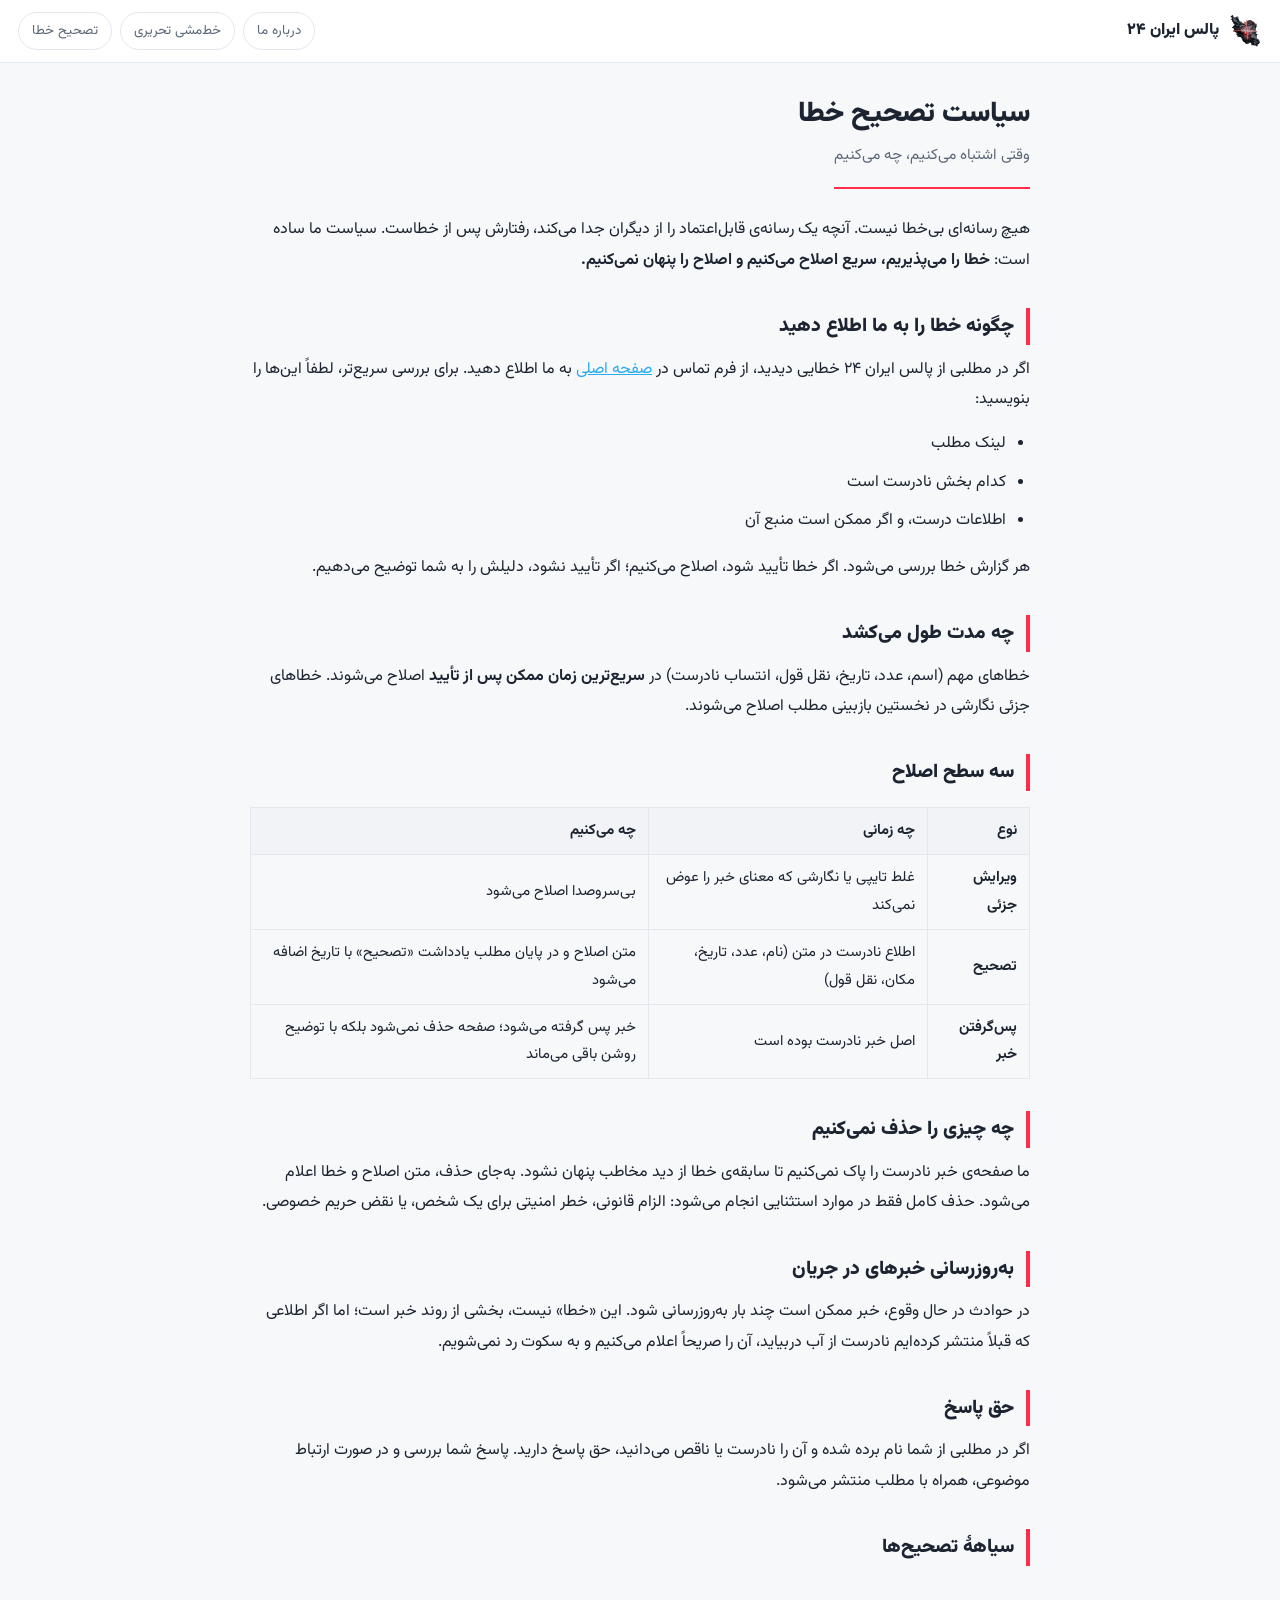
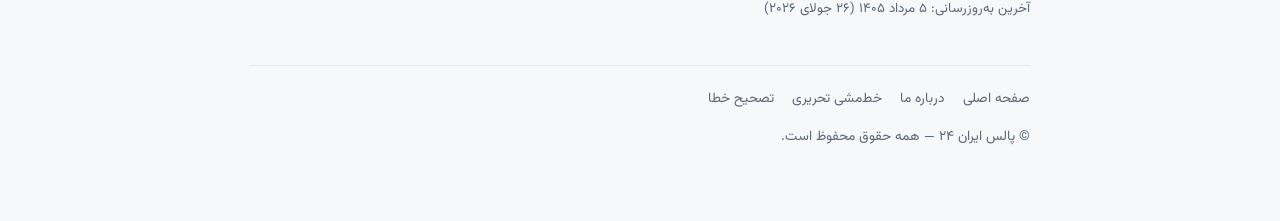
<file: tashih.html>
<!DOCTYPE html>
<html lang="fa" dir="rtl">
<head>
<meta charset="UTF-8">
<meta name="viewport" content="width=device-width, initial-scale=1">
<title>سیاست تصحیح خطا — پالس ایران ۲۴</title>
<meta name="description" content="چگونه خطاهای خبری را می‌پذیریم، اصلاح می‌کنیم و اعلام می‌کنیم.">
<link rel="canonical" href="https://pulseiran24.com/tashih.html">
<meta name="theme-color" content="#F7F8FA">
<meta property="og:type" content="website">
<meta property="og:site_name" content="پالس ایران ۲۴">
<meta property="og:title" content="سیاست تصحیح خطا — پالس ایران ۲۴">
<meta property="og:description" content="چگونه خطاهای خبری را می‌پذیریم، اصلاح می‌کنیم و اعلام می‌کنیم.">
<meta property="og:url" content="https://pulseiran24.com/tashih.html">
<meta property="og:locale" content="fa_IR">
<link rel="stylesheet" href="/assets/fonts/vazirmatn.css">
<script>
(function(){
  var t = 'light';
  try { t = localStorage.getItem('pi24-theme') || 'light'; } catch(e){}
  document.documentElement.setAttribute('data-theme', t);
  var m = document.querySelector('meta[name="theme-color"]');
  if (m) m.setAttribute('content', t === 'light' ? '#F7F8FA' : '#0D1117');
})();
</script>
<style>
  :root{--bg:#F7F8FA;--surface:#FFFFFF;--surface2:#F1F3F7;--line:#E3E7EE;--text:#1B2430;--dim:#5C6878;--pulse:#FF2D4A;--tg:#2AABEE}
  html[data-theme="dark"]{--bg:#0D1117;--surface:#161C26;--surface2:#1c2532;--line:#2A3442;--text:#E9EDF2;--dim:#8B96A5}
  *{box-sizing:border-box;margin:0;padding:0}
  body{background:var(--bg);color:var(--text);font-family:'Vazirmatn',Tahoma,system-ui,sans-serif;line-height:1.9;font-size:1rem}
  .topbar{background:var(--surface);border-bottom:1px solid var(--line);padding:12px 18px;display:flex;align-items:center;gap:12px;flex-wrap:wrap;position:sticky;top:0;z-index:10}
  .topbar a.home{display:flex;align-items:center;gap:9px;text-decoration:none;color:var(--text);font-weight:900}
  .topbar img{height:34px;width:auto;border-radius:7px}
  .topbar .sp{margin-inline-start:auto;display:flex;gap:8px;flex-wrap:wrap}
  .topbar .sp a{font-size:.84rem;color:var(--dim);text-decoration:none;border:1px solid var(--line);border-radius:999px;padding:5px 13px;transition:.15s}
  .topbar .sp a:hover{border-color:var(--pulse);color:var(--pulse)}
  .wrap{max-width:820px;margin:0 auto;padding:30px 20px 70px}
  h1{font-size:1.75rem;font-weight:900;line-height:1.5;margin-bottom:6px}
  .lead{color:var(--dim);font-size:.95rem;margin-bottom:26px;padding-bottom:18px;border-bottom:2px solid var(--pulse);display:inline-block}
  h2{font-size:1.2rem;font-weight:800;margin:32px 0 10px;padding-inline-start:12px;border-inline-start:4px solid var(--pulse)}
  h3{font-size:1.02rem;font-weight:700;margin:22px 0 6px;color:var(--text)}
  p{margin-bottom:14px}
  ul,ol{margin:0 0 16px;padding-inline-start:24px}
  li{margin-bottom:8px}
  a{color:var(--tg)}
  .box{background:var(--surface);border:1px solid var(--line);border-radius:14px;padding:18px 20px;margin:22px 0}
  .box.accent{border-inline-start:4px solid var(--pulse)}
  .muted{color:var(--dim);font-size:.88rem}
  .todo{background:rgba(255,45,74,.08);border:1px dashed var(--pulse);border-radius:10px;padding:12px 15px;color:var(--text);font-size:.9rem;margin:14px 0}
  table{width:100%;border-collapse:collapse;margin:16px 0;font-size:.92rem}
  th,td{border:1px solid var(--line);padding:9px 12px;text-align:start}
  th{background:var(--surface2);font-weight:700}
  footer{border-top:1px solid var(--line);margin-top:44px;padding-top:20px;color:var(--dim);font-size:.86rem}
  footer a{color:var(--dim);text-decoration:none;margin-inline-end:14px}
  footer a:hover{color:var(--pulse)}
  .updated{font-size:.84rem;color:var(--dim);margin-top:30px}
</style>
</head>
<body>
<div class="topbar">
  <a class="home" href="/"><img src="/logo.png" alt="پالس ایران ۲۴"><span>پالس ایران ۲۴</span></a>
  <span class="sp">
    <a href="/darbare.html">درباره ما</a>
    <a href="/khatte-mashy.html">خط‌مشی تحریری</a>
    <a href="/tashih.html">تصحیح خطا</a>
  </span>
</div>
<div class="wrap">
  <h1>سیاست تصحیح خطا</h1>
  <div class="lead">وقتی اشتباه می‌کنیم، چه می‌کنیم</div>

  <p>هیچ رسانه‌ای بی‌خطا نیست. آنچه یک رسانه‌ی قابل‌اعتماد را از دیگران جدا می‌کند، رفتارش پس از خطاست. سیاست ما ساده است: <strong>خطا را می‌پذیریم، سریع اصلاح می‌کنیم و اصلاح را پنهان نمی‌کنیم.</strong></p>

  <h2>چگونه خطا را به ما اطلاع دهید</h2>
  <p>اگر در مطلبی از پالس ایران ۲۴ خطایی دیدید، از فرم تماس در <a href="/#contact">صفحه اصلی</a> به ما اطلاع دهید. برای بررسی سریع‌تر، لطفاً این‌ها را بنویسید:</p>
  <ul>
    <li>لینک مطلب</li>
    <li>کدام بخش نادرست است</li>
    <li>اطلاعات درست، و اگر ممکن است منبع آن</li>
  </ul>
  <p>هر گزارش خطا بررسی می‌شود. اگر خطا تأیید شود، اصلاح می‌کنیم؛ اگر تأیید نشود، دلیلش را به شما توضیح می‌دهیم.</p>

  <h2>چه مدت طول می‌کشد</h2>
  <p>خطاهای مهم (اسم، عدد، تاریخ، نقل قول، انتساب نادرست) در <strong>سریع‌ترین زمان ممکن پس از تأیید</strong> اصلاح می‌شوند. خطاهای جزئی نگارشی در نخستین بازبینی مطلب اصلاح می‌شوند.</p>

  <h2>سه سطح اصلاح</h2>
  <table>
    <tr><th>نوع</th><th>چه زمانی</th><th>چه می‌کنیم</th></tr>
    <tr>
      <td><strong>ویرایش جزئی</strong></td>
      <td>غلط تایپی یا نگارشی که معنای خبر را عوض نمی‌کند</td>
      <td>بی‌سروصدا اصلاح می‌شود</td>
    </tr>
    <tr>
      <td><strong>تصحیح</strong></td>
      <td>اطلاع نادرست در متن (نام، عدد، تاریخ، مکان، نقل قول)</td>
      <td>متن اصلاح و در پایان مطلب یادداشت «تصحیح» با تاریخ اضافه می‌شود</td>
    </tr>
    <tr>
      <td><strong>پس‌گرفتن خبر</strong></td>
      <td>اصل خبر نادرست بوده است</td>
      <td>خبر پس گرفته می‌شود؛ صفحه حذف نمی‌شود بلکه با توضیح روشن باقی می‌ماند</td>
    </tr>
  </table>

  <h2>چه چیزی را حذف نمی‌کنیم</h2>
  <p>ما صفحه‌ی خبر نادرست را پاک نمی‌کنیم تا سابقه‌ی خطا از دید مخاطب پنهان نشود. به‌جای حذف، متن اصلاح و خطا اعلام می‌شود. حذف کامل فقط در موارد استثنایی انجام می‌شود: الزام قانونی، خطر امنیتی برای یک شخص، یا نقض حریم خصوصی.</p>

  <h2>به‌روزرسانی خبرهای در جریان</h2>
  <p>در حوادث در حال وقوع، خبر ممکن است چند بار به‌روزرسانی شود. این «خطا» نیست، بخشی از روند خبر است؛ اما اگر اطلاعی که قبلاً منتشر کرده‌ایم نادرست از آب دربیاید، آن را صریحاً اعلام می‌کنیم و به سکوت رد نمی‌شویم.</p>

  <h2>حق پاسخ</h2>
  <p>اگر در مطلبی از شما نام برده شده و آن را نادرست یا ناقص می‌دانید، حق پاسخ دارید. پاسخ شما بررسی و در صورت ارتباط موضوعی، همراه با مطلب منتشر می‌شود.</p>
<section id="corrLogSection">
<h2>سیاههٔ تصحیح‌ها</h2>
<div id="corrLog"><!--CORR_LOG--></div>
</section>
<div class="updated">آخرین به‌روزرسانی: ۵ مرداد ۱۴۰۵ (۲۶ جولای ۲۰۲۶)</div>

  <footer>
    <a href="/">صفحه اصلی</a>
    <a href="/darbare.html">درباره ما</a>
    <a href="/khatte-mashy.html">خط‌مشی تحریری</a>
    <a href="/tashih.html">تصحیح خطا</a>
    <div style="margin-top:12px">© پالس ایران ۲۴ — همه حقوق محفوظ است.</div>
  </footer>
</div>
</body>
</html>
</file>
<file: assets/fonts/vazirmatn.css>
@font-face {
  font-family: 'Vazirmatn';
  src: url('/assets/fonts/Vazirmatn-Regular.woff2') format('woff2');
  font-weight: 400;
  font-style: normal;
  font-display: swap;
}
@font-face {
  font-family: 'Vazirmatn';
  src: url('/assets/fonts/Vazirmatn-Medium.woff2') format('woff2');
  font-weight: 500;
  font-style: normal;
  font-display: swap;
}
@font-face {
  font-family: 'Vazirmatn';
  src: url('/assets/fonts/Vazirmatn-Bold.woff2') format('woff2');
  font-weight: 700;
  font-style: normal;
  font-display: swap;
}
@font-face {
  font-family: 'Vazirmatn';
  src: url('/assets/fonts/Vazirmatn-Black.woff2') format('woff2');
  font-weight: 900;
  font-style: normal;
  font-display: swap;
}
</file>
